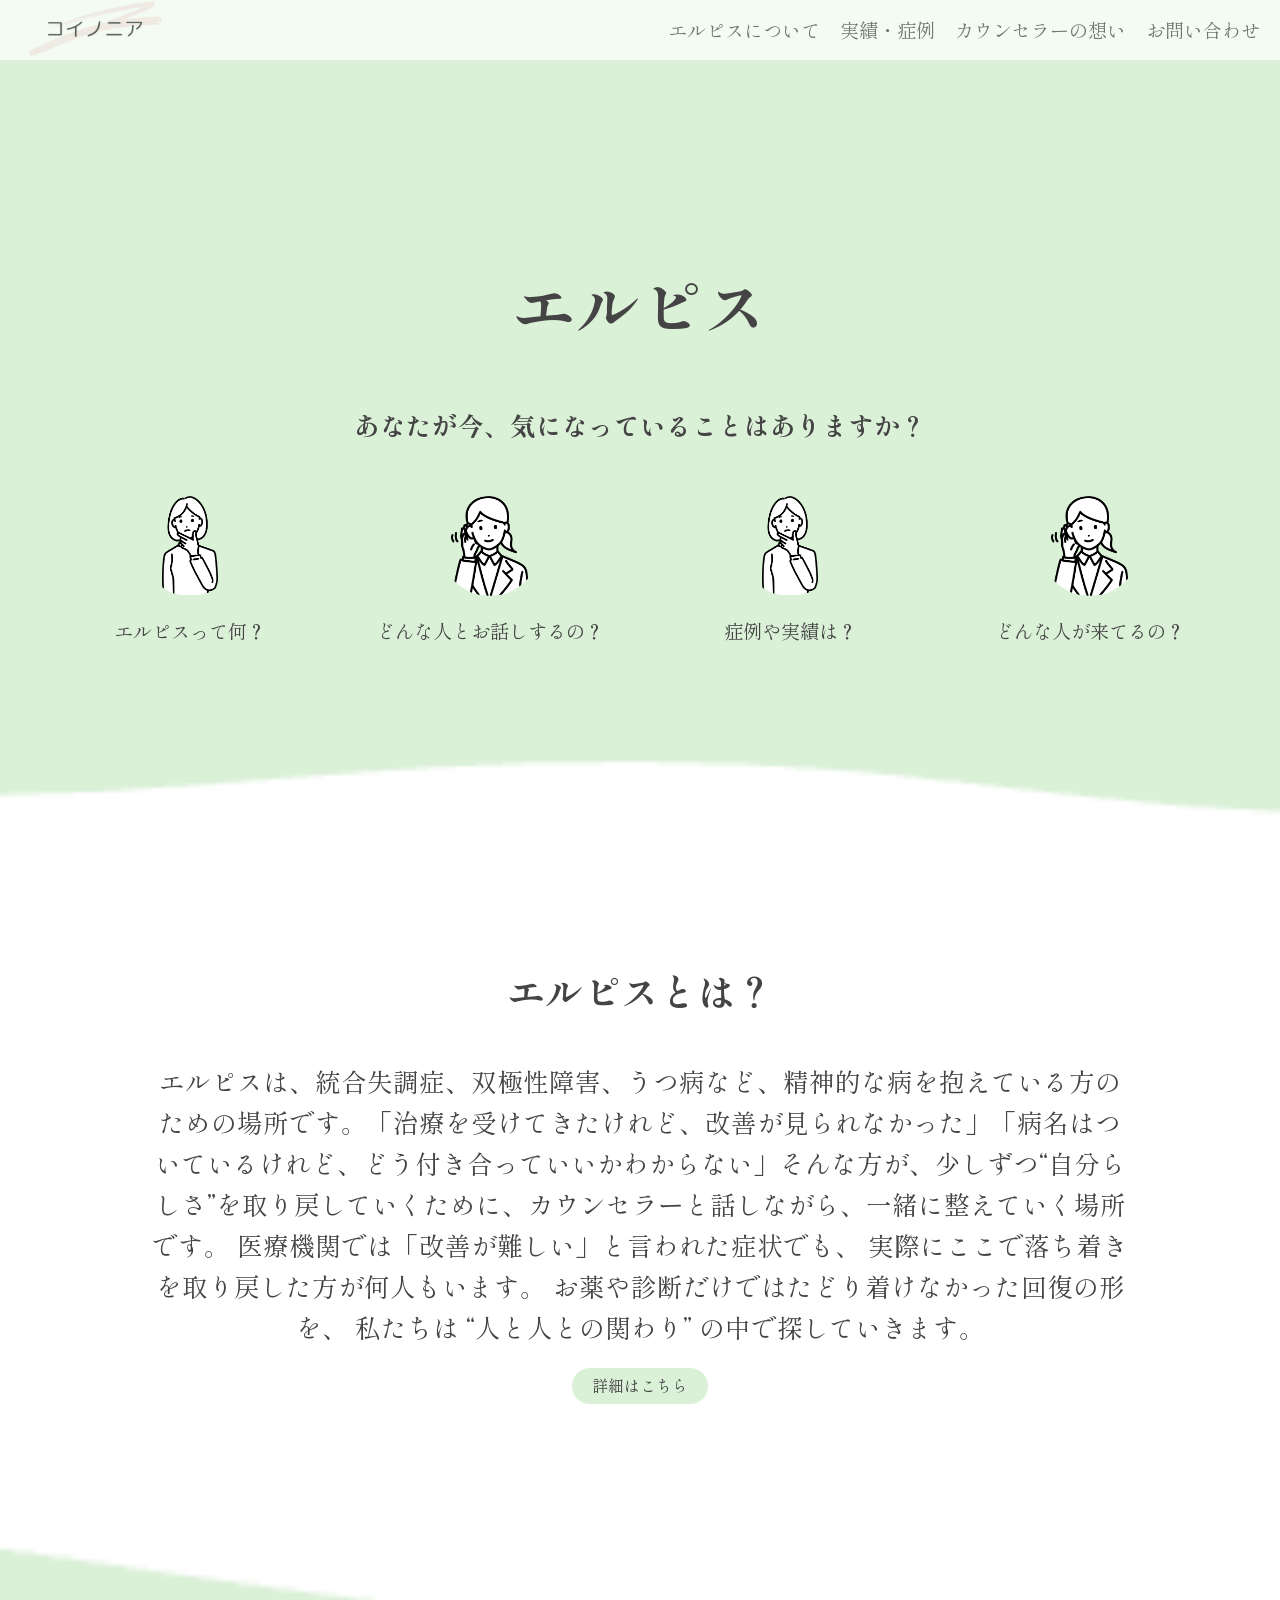
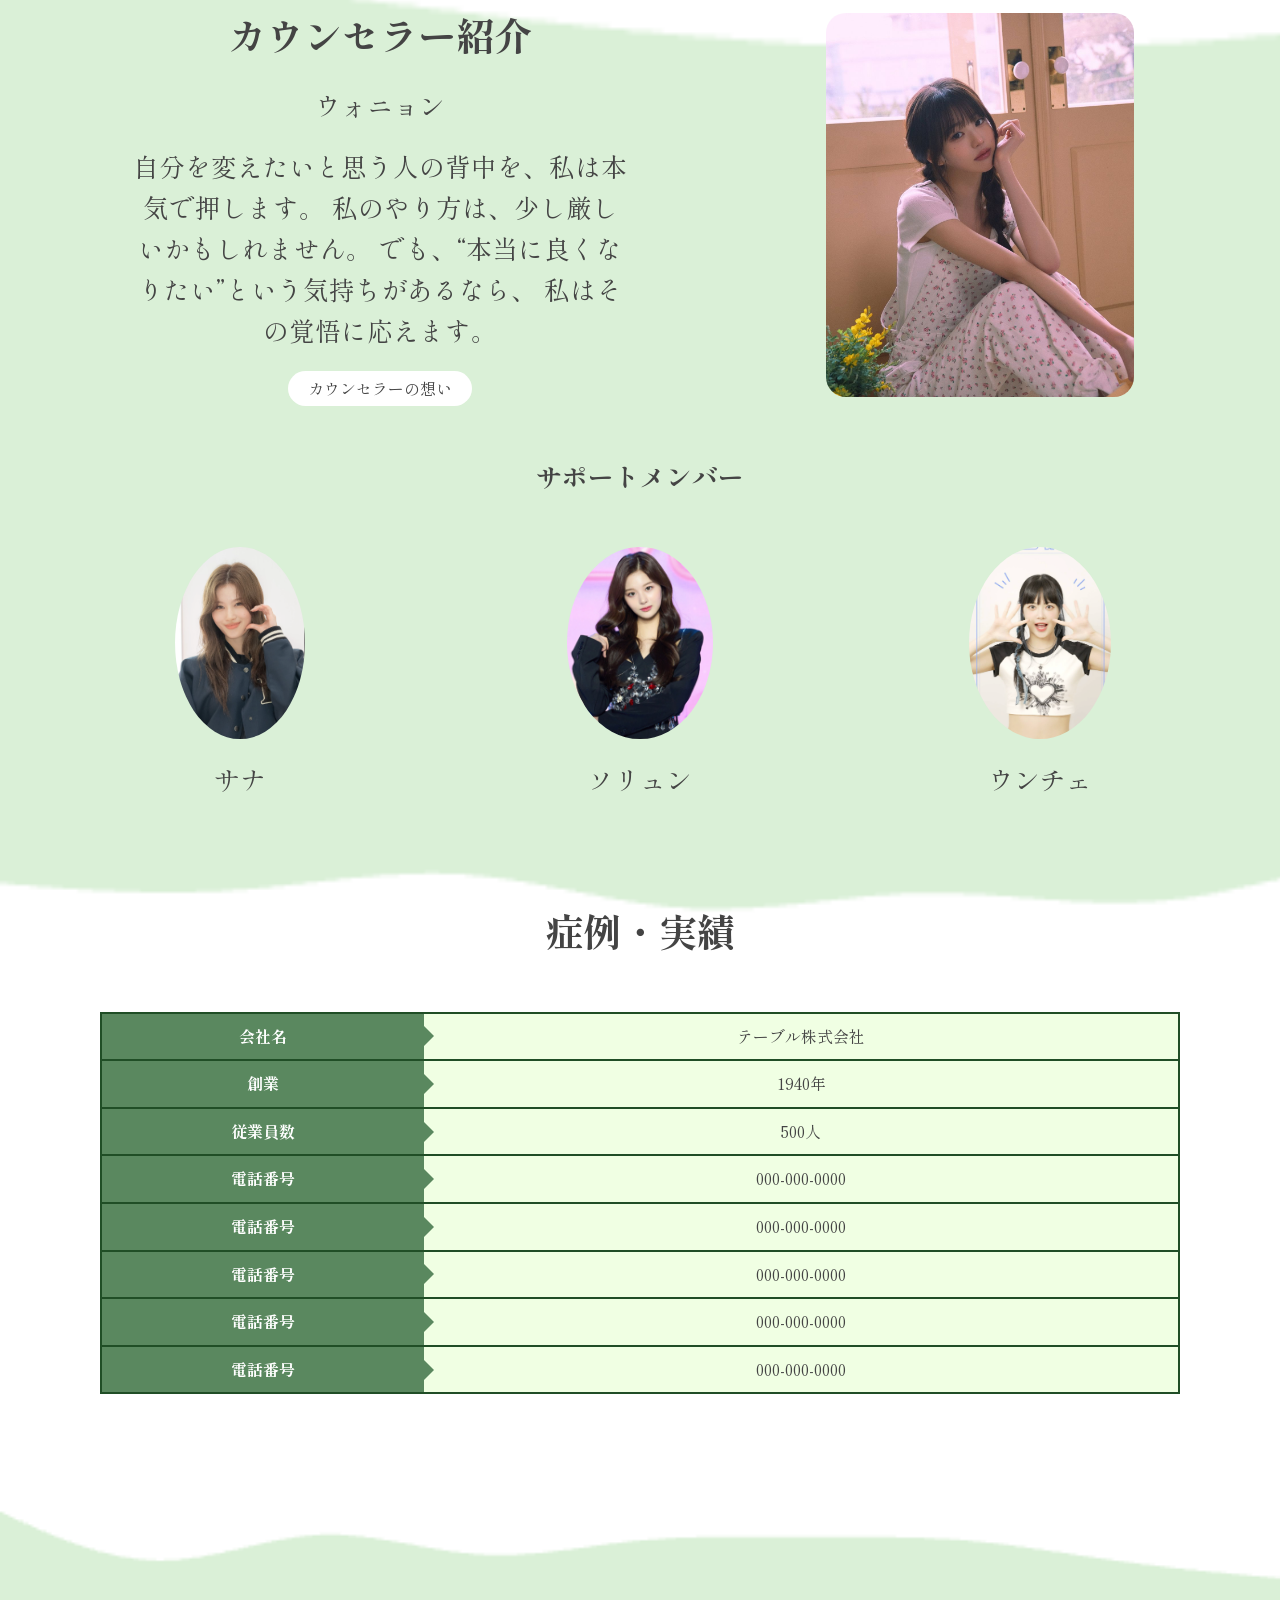
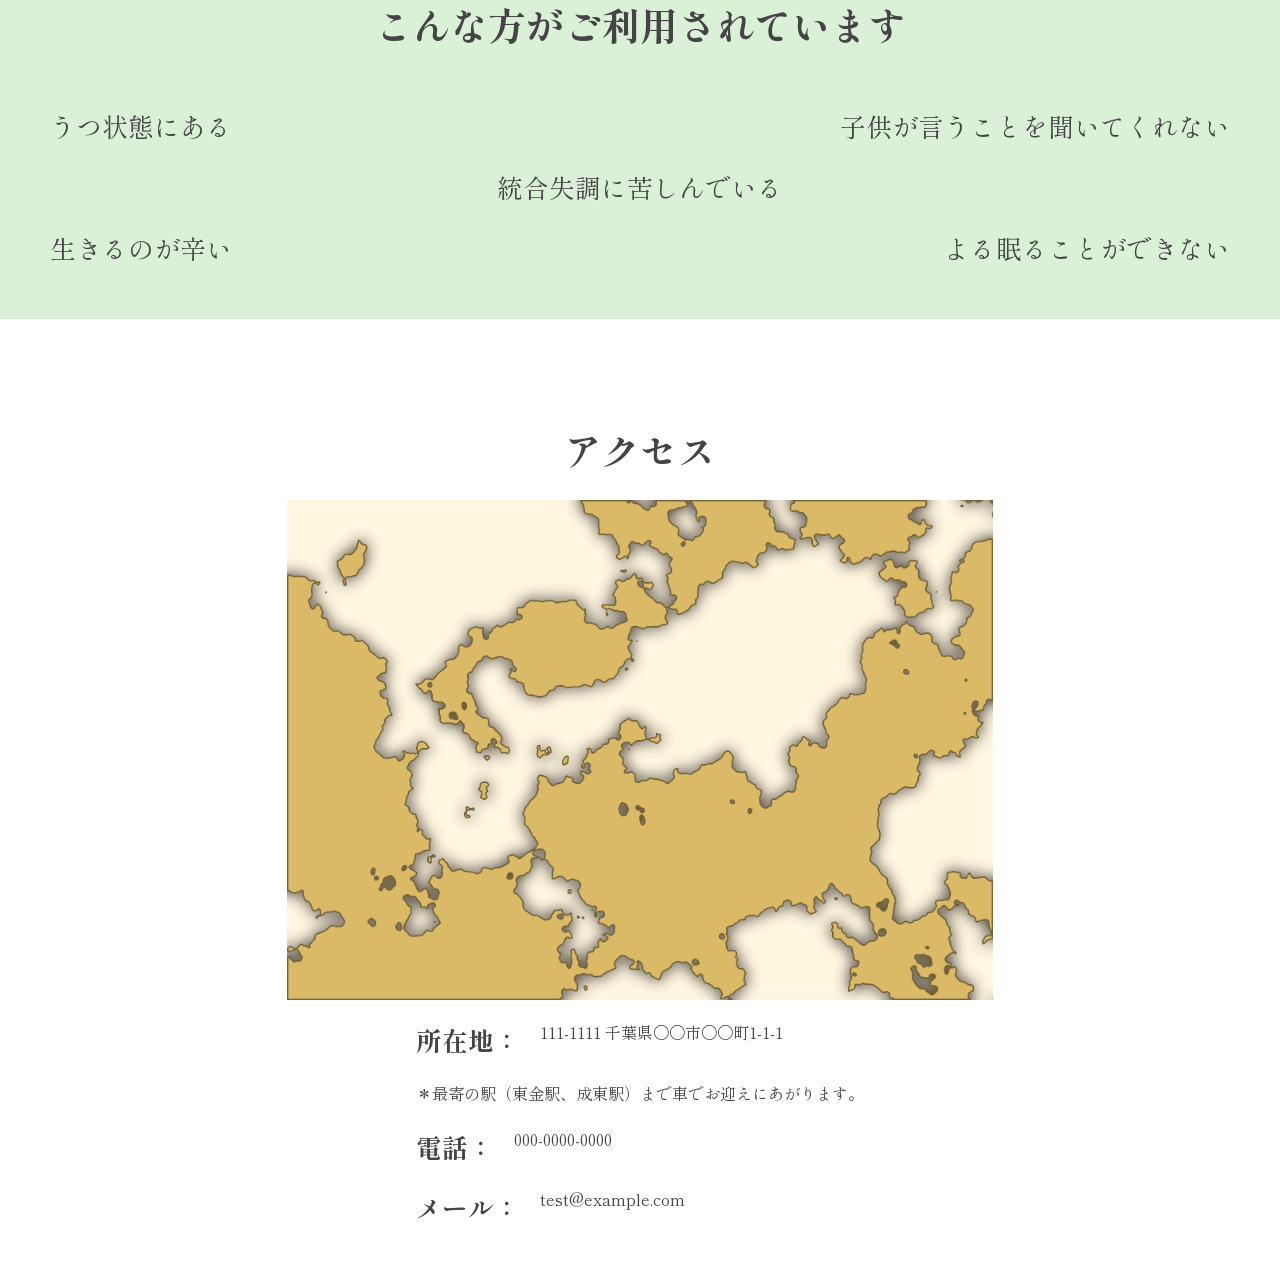
<file: html/index.html>
<!DOCTYPE html>
<html lang="ja">

<head>
    <meta charset="UTF-8">
    <title>ホーム</title>
    <meta name="viewport" content="width=device-width, initial-scale=1.0">
    <!-- css -->
    <link rel="stylesheet" href="../css/base.css">
    <link rel="stylesheet" href="../css/home-page.css">

    <!-- ここまで css -->

    <!-- js -->
    <script src="https://ajax.googleapis.com/ajax/libs/jquery/3.7.1/jquery.min.js"></script>
    <script src="../js/script.js" defer></script>
    <!-- ここまで　js -->
</head>

<body>
    <!-- ヘッダー -->
    <header class="row">
        <div class="logo">
            <a href="#">

                <img src="../images/logo.png" alt="ロゴ">
            </a>
        </div>
        <nav class="header-nav">
            <ul class="row">
                <li><a href="about.html">エルピスについて</a></li>
                <li><a href="">実績・症例</a></li>
                <li><a href="">カウンセラーの想い</a></li>
                <li><a href="contact.html">お問い合わせ</a></li>
            </ul>
        </nav>
    </header>


    <!-- ヒーロー -->
    <section class="hero">
        <div class="container column">
            <h1 class="fade-item">エルピス</h1>
            <!-- ヒーローナビ -->
            <h3 class="fade-item">あなたが今、気になっていることはありますか？</h3>
            <div class="fade-item hero-nav-items row">
                <a href="#about" class="hero-nav-item column offset">
                    <img src="../images/hero-nav-thinking.png" alt="" width="100">
                    <p>エルピスって何？</p>
                </a>
                <a href="#counselor" class="hero-nav-item column">
                    <img src="../images/hero-nav-listen.png" alt="" width="100">
                    <p>どんな人とお話しするの？</p>
                </a>
                <a href="#cases" class="hero-nav-item column">
                    <img src="../images/hero-nav-thinking.png" alt="" width="100">
                    <p>症例や実績は？</p>
                </a>
                <a href="#use-cases" class="hero-nav-item column offset">
                    <img src="../images/hero-nav-listen.png" alt="" width="100">
                    <p>どんな人が来てるの？</p>
                </a>
            </div>

    </section>
    <!-- <section class="curved"></section> -->


    <!-- エルピスって何 -->
    <section class="about" id="about">
        <div class="container column fade-in">

            <h2>エルピスとは？</h2>
            <div class=""></div>
            <p>エルピスは、統合失調症、双極性障害、うつ病など、精神的な病を抱えている方のための場所です。「治療を受けてきたけれど、改善が見られなかった」「病名はついているけれど、どう付き合っていいかわからない」そんな方が、少しずつ“自分らしさ”を取り戻していくために、カウンセラーと話しながら、一緒に整えていく場所です。
                医療機関では「改善が難しい」と言われた症状でも、 実際にここで落ち着きを取り戻した方が何人もいます。
                お薬や診断だけではたどり着けなかった回復の形を、 私たちは “人と人との関わり” の中で探していきます。
            </p>
            <a href="" class="button green">詳細はこちら</a>
        </div>

    </section>

    <!-- どんな人が話を聞いてくれるの？ -->
    <section class="counselor" id="counselor">
        <div class="counselor-main container row fade-in">
            <div class="counselor-left ">
                <h2>カウンセラー紹介</h2>
                <p class="counselor-name">ウォニョン
                </p>
                <p>
                    自分を変えたいと思う人の背中を、私は本気で押します。
                    私のやり方は、少し厳しいかもしれません。
                    でも、“本当に良くなりたい”という気持ちがあるなら、
                    私はその覚悟に応えます。
                </p>
                <div class="button white"><a href="">カウンセラーの想い</a></div>
            </div>
            <div class="counselor-right">
                <img src="../images/person/wonyon.jpg" alt="今西三千代の写真">
            </div>
        </div>
        <div class="support-member container column fade-in">
            <h3>サポートメンバー</h3>
            <div class="support-member-items row">
                <div class="support-member-item column">
                    <img src="../images/person/sana.png" alt="サポートメンバー写真">
                    <p>サナ</p>
                </div>
                <div class="support-member-item column">
                    <img src="../images/person/soryun.png" alt="サポートメンバー写真">
                    <p>ソリュン</p>
                </div>
                <div class="support-member-item column">
                    <img src="../images/person/unche.png" alt="サポートメンバー写真">
                    <p>ウンチェ</p>
                </div>
            </div>

        </div>
    </section>
    <!-- 症例や実績は？ -->
    <section class="cases" id="cases">
        <div class="container column fade-in">
            <h2>症例・実績</h2>
            <table>
                <tr>
                    <th>会社名</th>
                    <td>テーブル株式会社</td>
                </tr>
                <tr>
                    <th>創業</th>
                    <td>1940年</td>
                </tr>
                <tr>
                    <th>従業員数</th>
                    <td>500人</td>
                </tr>
                <tr>
                    <th>電話番号</th>
                    <td>000-000-0000</td>
                </tr>
                <tr>
                    <th>電話番号</th>
                    <td>000-000-0000</td>
                </tr>
                <tr>
                    <th>電話番号</th>
                    <td>000-000-0000</td>
                </tr>
                <tr>
                    <th>電話番号</th>
                    <td>000-000-0000</td>
                </tr>
                <tr>
                    <th>電話番号</th>
                    <td>000-000-0000</td>
                </tr>
            </table>
        </div>
    </section>

    <!-- どんな人が来てるの？ -->
    <section class="use-cases fade-in" id="use-cases">
        <div class="container column">
            <h2>こんな方がご利用されています</h2>
            <div class="use-cases-items column">
                <div class="use-cases-item row">
                    <div class="left">
                        <p>うつ状態にある</p>
                    </div>
                    <div class="center"></div>
                    <div class="right">
                        <p>子供が言うことを聞いてくれない</p>
                    </div>
                </div>
                <div class="use-cases-item row">
                    <div class="left"></div>
                    <div class="center">
                        <p>統合失調に苦しんでいる</p>
                    </div>
                    <div class="right"></div>
                </div>
                <div class="use-cases-item row">
                    <div class="left">
                        <p>生きるのが辛い</p>
                    </div>
                    <div class="center"></div>
                    <div class="right">
                        <p>よる眠ることができない</p>
                    </div>
                </div>
            </div>
        </div>

    </section>
    <section class="access fade-in">
        <div class="container column">
            <h2>アクセス</h2>
            <img src="../images/map.png" alt="地図">
            <div class="info column">

                <div class="map-info row">
                    <h3>所在地：</h3>
                    <div>111-1111 千葉県〇〇市〇〇町1-1-1</div>
                </div>
                <div>＊最寄の駅（東金駅、成東駅）まで車でお迎えにあがります。</div>
                <div class="map-info row">
                    <h3>電話：</h3>
                    <div>000-0000-0000</div>
                </div>
                <div class="map-info row">
                    <h3>メール：</h3>
                    <div>test@example.com</div>
                </div>
            </div>

        </div>
    </section>
</body>

</html>
</file>
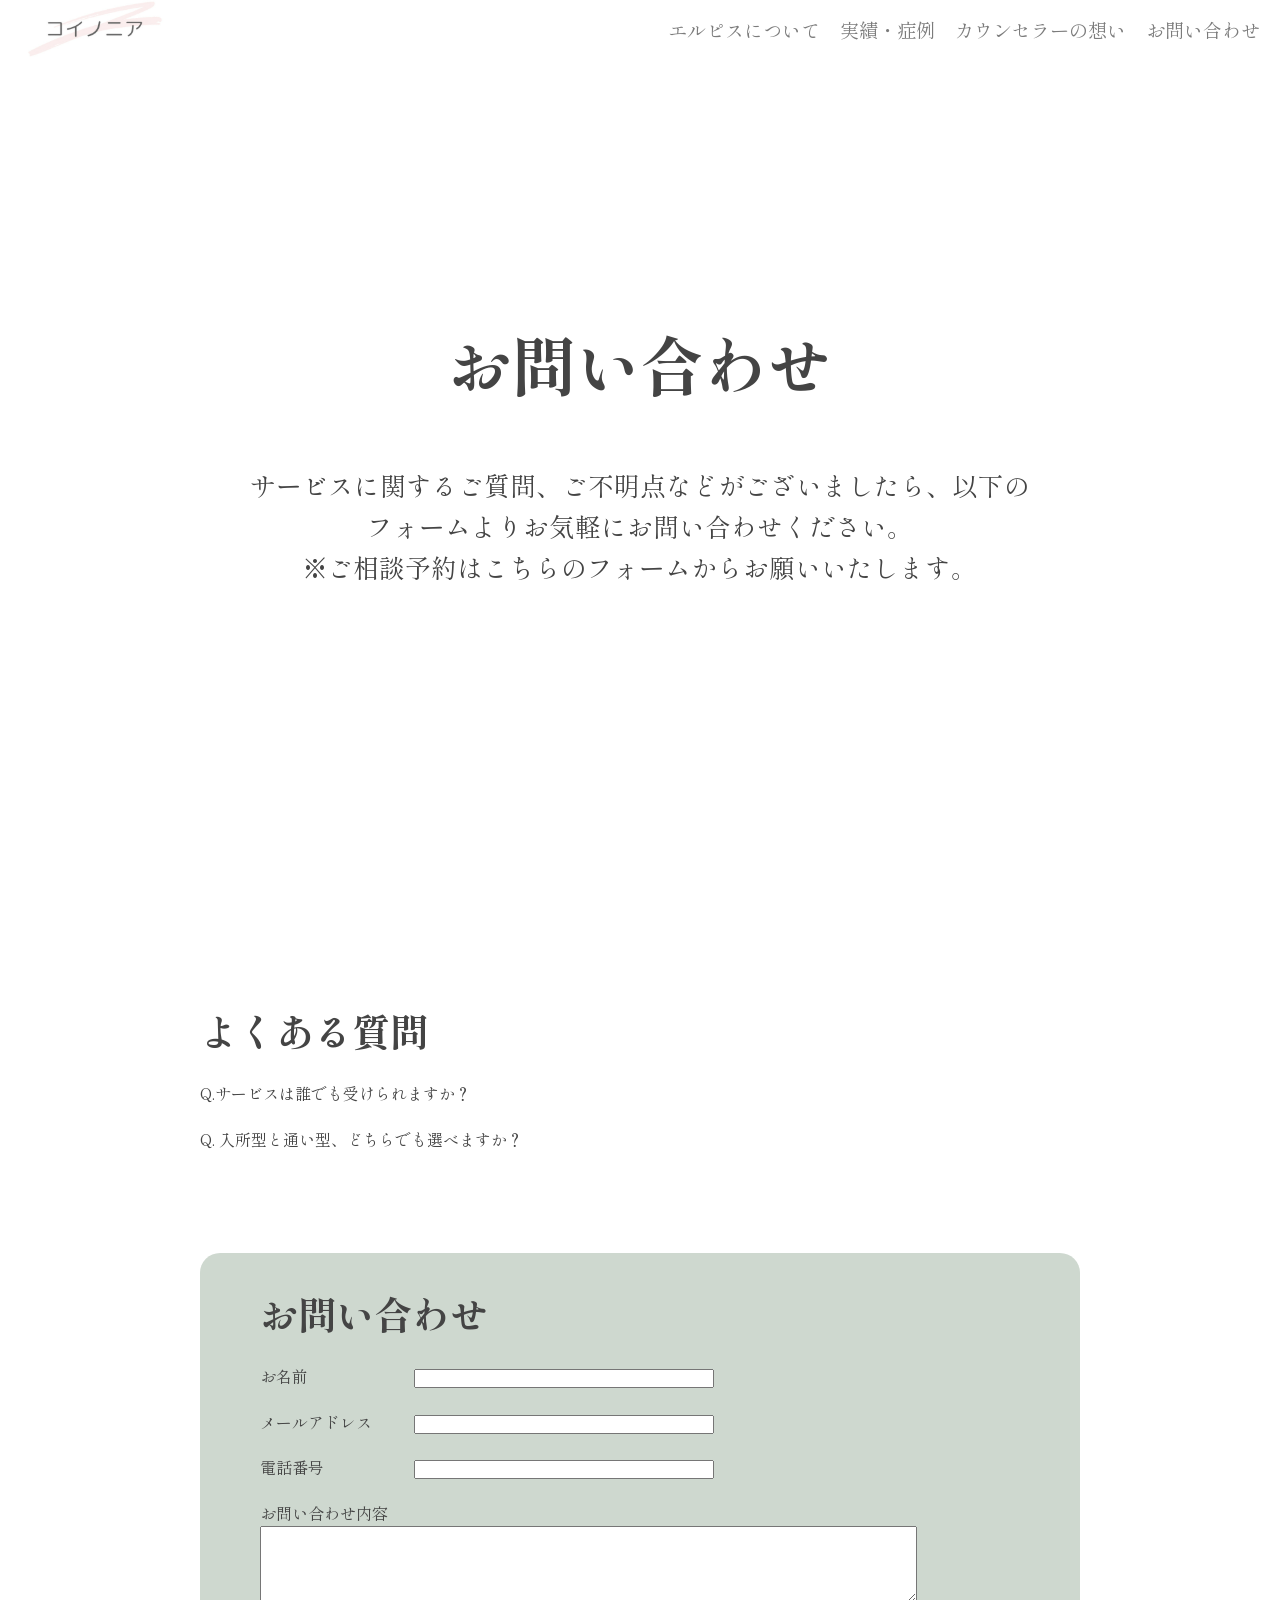
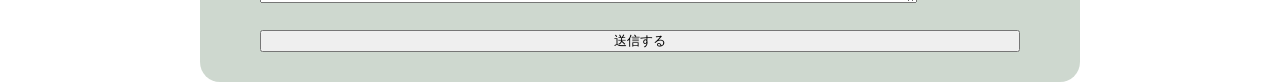
<file: html/contact.html>
<!DOCTYPE html>
<html lang="ja">

<head>
    <meta charset="UTF-8">
    <meta name="viewport" content="width=device-width, initial-scale=1.0">
    <title>お問い合わせ</title>

    <!-- css -->
    <link rel="stylesheet" href="../css/base.css">
    <link rel="stylesheet" href="../css/contact-page.css">

    <!-- ここまで css -->

    <!-- js -->
    <script src="https://ajax.googleapis.com/ajax/libs/jquery/3.7.1/jquery.min.js"></script>
    <script src="../js/script.js" defer></script>
    <!-- ここまで　js -->



</head>

<body>
    <!-- ヘッダー -->
    <header class="row">
        <div class="logo">
            <a href="#">

                <img src="../images/logo.png" alt="ロゴ">
            </a>
        </div>
        <nav class="header-nav">
            <ul class="row">
                <li><a href="about.html">エルピスについて</a></li>
                <li><a href="">実績・症例</a></li>
                <li><a href="">カウンセラーの想い</a></li>
                <li><a href="contact.html">お問い合わせ</a></li>
            </ul>
        </nav>
    </header>
    <!-- ヒーロー -->
    <div class="main column">

        <section class="hero">
            <div class="container column">
                <h1>お問い合わせ</h1>
                <div class="hero-content">
                    <p>サービスに関するご質問、ご不明点などがございましたら、以下のフォームよりお気軽にお問い合わせください。 <br>※ご相談予約は<a
                            href="reserve.html">こちらのフォームからお願いいたします。</a></p>
                </div>
            </div>
        </section>
        <section class="faq">
            <div class="container column">
                <h2>よくある質問</h2>
                <div>
                    <a href="">
                        Q.サービスは誰でも受けられますか？
                    </a>
                </div>
                <div>
                    <a href="">
                        Q. 入所型と通い型、どちらでも選べますか？
                    </a>
                </div>
            </div>

        </section>
        <section class="form">
            <div class="container column">
                <h2>お問い合わせ</h2>
                <form action="#" method="post">
                    <div class="form-item">
                        <label for="name">お名前</label>
                        <input type="text" name="name">
                    </div>
                    <div class="form-item">
                        <label for="emial">メールアドレス</label>
                        <input class="form-content" type="email" name="email">
                    </div>
                    <div class="form-item">
                        <label for="tel">電話番号</label>
                        <input class="form-content" type="tel" name="tel">
                    </div>
                    <div class="form-item">
                        <label for="content">お問い合わせ内容</label><br>
                        <textarea name="content" id="content" rows="5" cols="80"></textarea>
                    </div>
                    <button type="submit">送信する</button>

                </form>

            </div>
        </section>
    </div>



</body>

</html>
</file>
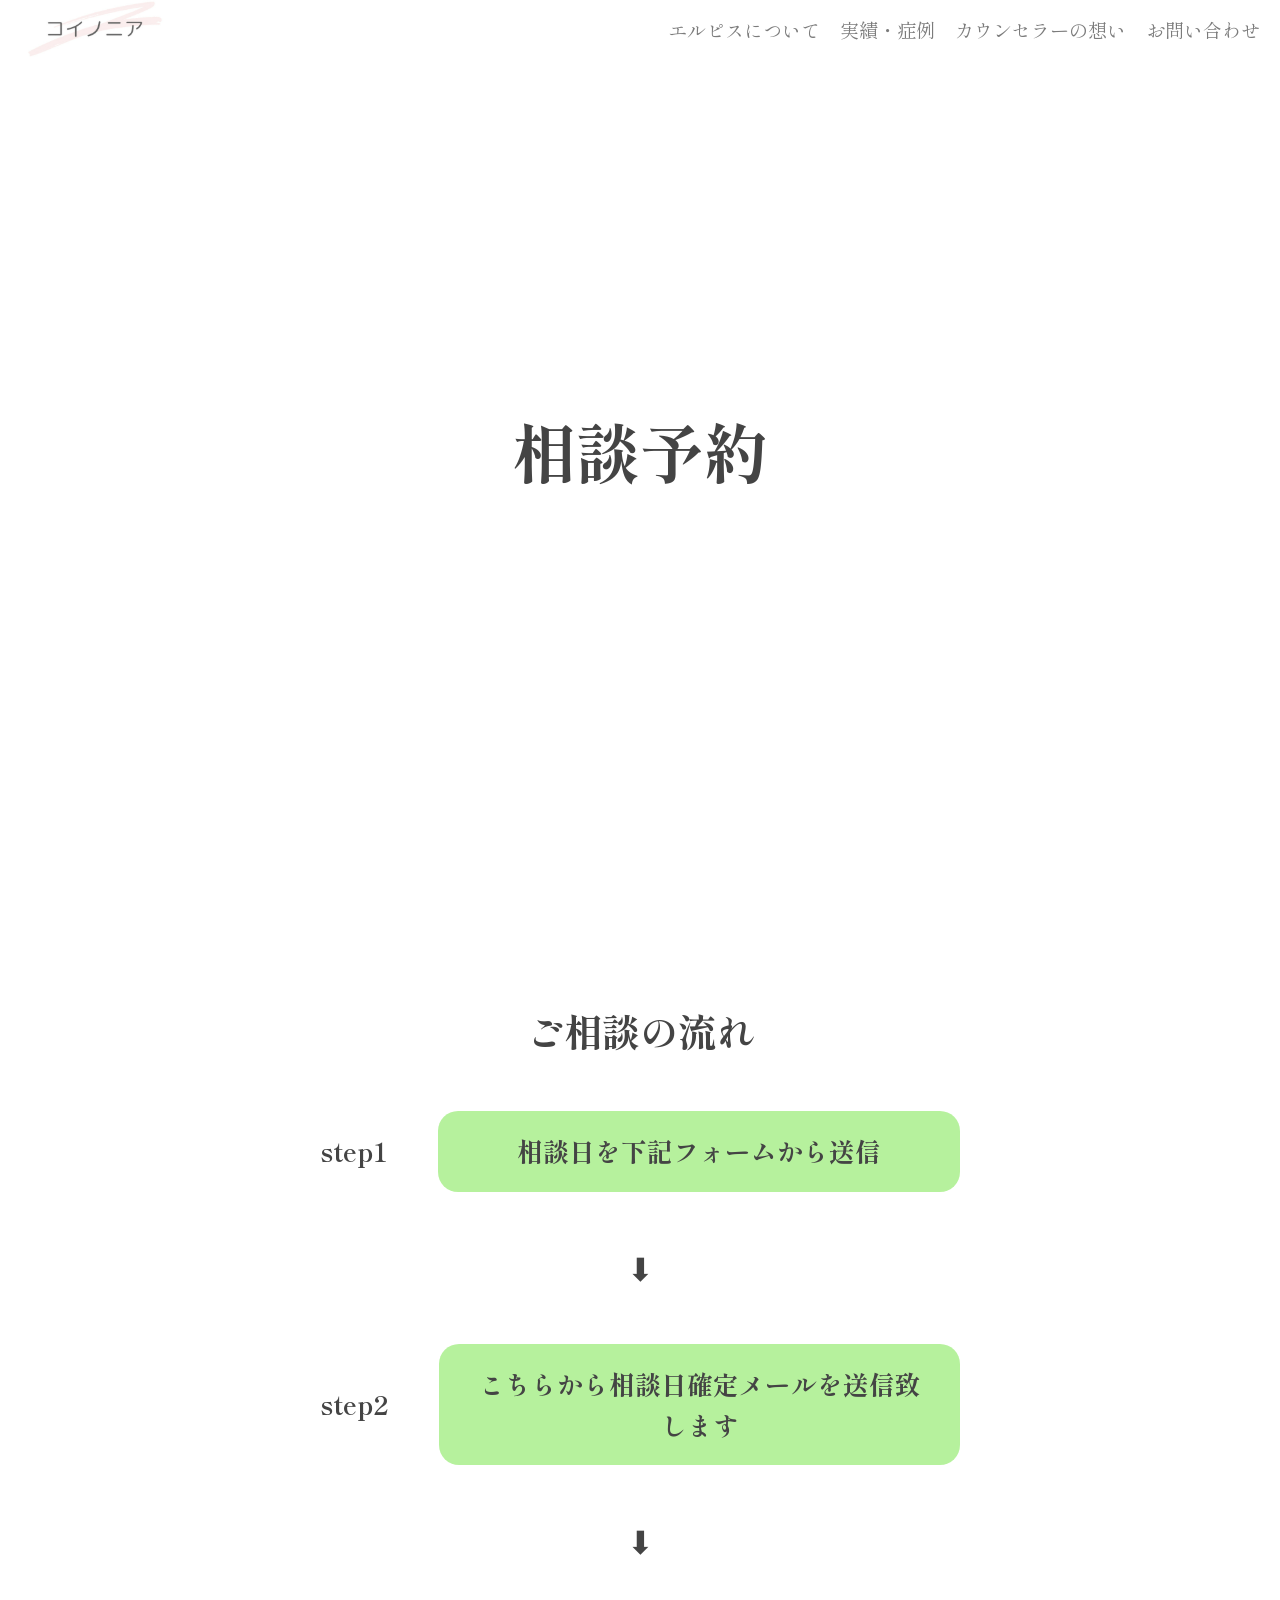
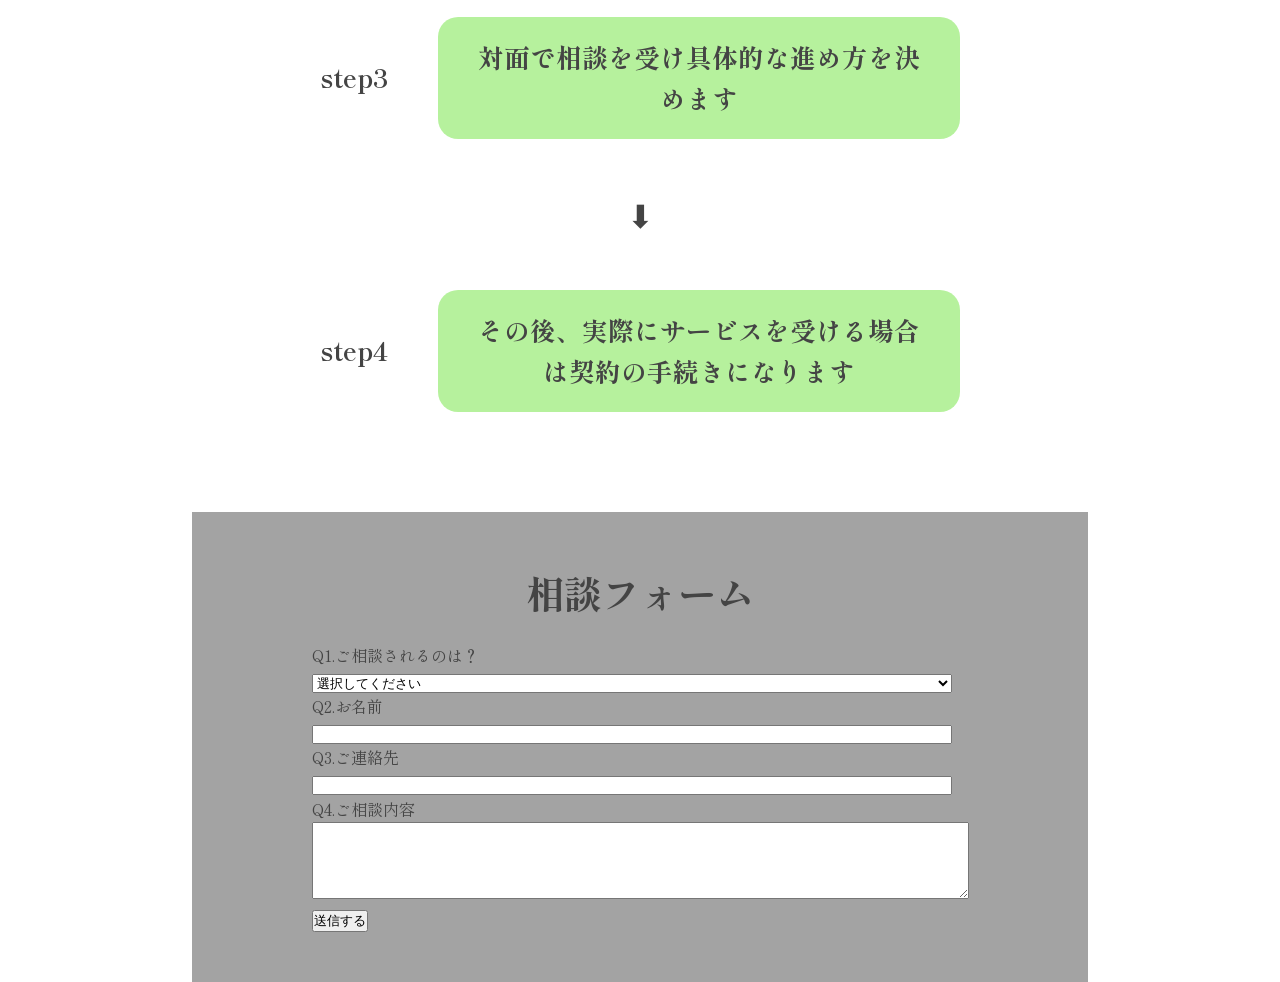
<file: html/reserve.html>
<!DOCTYPE html>
<html lang="ja">

<head>
    <meta charset="UTF-8">
    <meta name="viewport" content="width=device-width, initial-scale=1.0">
    <title>相談予約</title>

    <!-- css -->
    <link rel="stylesheet" href="../css/base.css">
    <link rel="stylesheet" href="../css/reserve-page.css">

    <!-- ここまで css -->

    <!-- js -->
    <script src="https://ajax.googleapis.com/ajax/libs/jquery/3.7.1/jquery.min.js"></script>
    <script src="../js/script.js" defer></script>
    <!-- ここまで　js -->



</head>

<body>
    <!-- ヘッダー -->
    <header class="row">
        <div class="logo">
            <a href="#">

                <img src="../images/logo.png" alt="ロゴ">
            </a>
        </div>
        <nav class="header-nav">
            <ul class="row">
                <li><a href="about.html">エルピスについて</a></li>
                <li><a href="">実績・症例</a></li>
                <li><a href="">カウンセラーの想い</a></li>
                <li><a href="contact.html">お問い合わせ</a></li>
            </ul>
        </nav>
    </header>
    <!-- ヒーロー -->
    <div class="main column">

        <section class="hero">
            <div class="container">
                <h1>相談予約</h1>
            </div>
        </section>
        <section class="reserve" id="reserve">
            <div class="container column fade-in">

                <h2>ご相談の流れ</h2>
                <div class="time-line">
                    <div class="column">
                        <div class="time-line-item row">
                            <div class="step-number">
                                <h3>step1</h3>
                            </div>
                            <div class="step-content">
                                <h3>相談日を下記フォームから送信</h3>
                            </div>
                        </div>
                        <div class="bottom-arrow">⬇︎</div>
                        <div class="time-line-item row">
                            <div class="step-number">
                                <h3>step2</h3>
                            </div>
                            <div class="step-content">
                                <h3>こちらから相談日確定メールを送信致します</h3>
                            </div>
                        </div>
                        <div class="bottom-arrow">⬇︎</div>
                        <div class="time-line-item row">
                            <div class="step-number">
                                <h3>step3</h3>
                            </div>
                            <div class="step-content">
                                <h3>対面で相談を受け具体的な進め方を決めます</h3>
                            </div>
                        </div>
                        <div class="bottom-arrow">⬇︎</div>
                        <div class="time-line-item row">
                            <div class="step-number">
                                <h3>step4</h3>
                            </div>
                            <div class="step-content">
                                <h3>その後、実際にサービスを受ける場合は契約の手続きになります</h3>
                            </div>
                        </div>
                    </div>
                </div>
            </div>
        </section>
        <section class="form">
            <div class="container column">
                <h2>相談フォーム</h2>
                <form action="#" method="post">
                    <div class="form-item">
                        <label for="person">Q1.ご相談されるのは？</label><br>
                        <select name="person" id="person" class="form-content">
                            <option value="own" selected disabled>選択してください</option>
                            <option value="own">ご自身</option>
                            <option value="family">ご家族</option>
                            <option value="else">その他</option>
                        </select>
                    </div>
                    <div class="form-item">
                        <label for="name">Q2.お名前</label><br>
                        <input class="form-content" type="text" name="name" value="">
                    </div>
                    <div class="form-item">
                        <label for="emial">Q3.ご連絡先</label><br>
                        <input class="form-content" type="email" name="email" value="">
                    </div>
                    <div class="form-item">
                        <label for="content">Q4.ご相談内容</label><br>
                        <textarea name="content" id="content" rows="5" cols="80"></textarea>
                    </div>
                    <button type="submit">送信する</button>

                </form>

            </div>
        </section>
    </div>



</body>

</html>
</file>
<file: css/base.css>
/* import */
/* importすると管理は楽になるけど読み込みが遅くなるためパフォーマンスに影響がでる */

@import url("https://fonts.googleapis.com/css2?family=Noto+Serif+JP:wght@200..900&family=Shippori+Mincho&display=swap");


* {
    box-sizing: border-box;
    margin: 0;
    padding: 0;
}

body {
    background-color: white;
    /* ペールグリーン背景 */
    color: #444444;
    font-family: "Shippori Mincho", serif;
    font-weight: 400;
    font-style: normal;
    font-size: 16px;
    line-height: 1.6;
}

h1 {
    font-size: 5vw;
    font-weight: bold;
}

h2 {
    font-size: 3vw;
    font-weight: bold;
}

h3 {
    font-size: 2vw;
    font-weight: bold;
}

p {
    font-size: 2vw;
    line-height: 1.6;
}

a {
    text-decoration: none;
    color: #444444;
}

img {
    max-width: 100%;
    height: auto;
}

.button {
    border-radius: 25px;
    padding: 5px 20px;
}

.button.green {
    background-color: #DAF0D7;
}

.button.white {
    background-color: #ffffff;
}

.container {
    margin: 0 auto;
}

.row {
    display: flex;
    flex-direction: row;
    gap: 20px;
}

.column {
    display: flex;
    flex-direction: column;
    gap: 20px;
}

.main {
    gap: 100px;
}



/* スクロール表示 */
.fade-in {
    opacity: 0;
    transform: translateY(50px);
    transition: all 3s ease;
}

.fade-in.visible {
    opacity: 1;
    transform: translateY(0);
}

.fade-item {
    opacity: 0;
    transform: translateY(20px);
    transition: all 1s ease;
}

.fade-item.show {
    opacity: 1;
    transform: translateY(0);
}

/* ====================================== ヘッダー */
.logo img {
    /* opacity: 0.5; */
    /* border-radius: 50%; */
}

header {
    position: fixed;
    width: 100%;
    height: 60px;
    align-items: center;
    justify-content: space-between;
    background-color: white;
    padding: 0 20px;
    opacity: 0.7;
    font-size: 1.5vw;
    z-index: 10;

}

.header-nav li {
    list-style: none;
}

/* ========================================= ヒーロー */

.hero {
    height: 100vh;
    padding: 50px;
    background-size: cover;
    background-position: bottom center;
    background-repeat: no-repeat;
    opacity: 0;
    transition: opacity 5s ease;
}

.hero .container {
    display: flex;
    height: 100%;
    justify-content: center;
    align-items: center;
    gap: 50px;
}

.hero.show {
    opacity: 1;
}
</file>
<file: css/home-page.css>
/* ======================================== ヒーロー */
.hero {
    background-image: url(../images/background/hero-background.png);
}





/* ========================================== ヒーローナビ */


.hero-nav-items {
    width: 100%;
    justify-content: space-around;

}

.hero-nav-items a {
    text-decoration: none;
    transition: all 0.5s 0s ease;
}

.hero-nav-items a:hover {
    transform: scale(1.2);
}

.hero-nav-item {
    align-items: center;
    width: 20%;

}

.hero-nav-item img {
    /* width: 10vw; */
    max-width: 100px;
    aspect-ratio: 1 / 1;
    border-radius: 50%;
    object-fit: contain;
    /* background-color: grey; */
}

.hero-nav-item p {
    text-align: center;
    font-size: 1.5vw;
}

.hero-nav-item.offset {
    /* transform: translateY(-50px); ← 好きなだけ上にズラせる */
}

/*============================================  エルピスとは */
.about .container {
    align-items: center;
    text-align: center;
    padding: 60px 150px 50px 150px;
}

.about {}



/* ============================================ カウンセラー紹介 */
.counselor {
    padding: 50px;
    display: flex;
    flex-direction: column;
    padding-top: 100px;
    background-image: url(../images/background/about-background.png);
    background-repeat: no-repeat;
    background-size: cover;

}

.counselor-left {
    display: flex;
    flex-direction: column;
    align-items: center;
    gap: 20px;
    flex: 1;
    text-align: center;
    padding: 50px 80px;
}

.counselor-right {
    flex: 1;
    display: flex;
    justify-content: center;
    align-items: center;
}

.counselor-right img {
    height: 30vw;
    border-radius: 20px;
}

/* ============================================== サポートメンバー */
.support-member {
    align-items: center;
    gap: 50px;
    width: 100%;
}

.support-member-items {

    justify-content: space-around;
    width: 100%;
}

.support-member-item {
    flex: 1;
    align-items: center;
}

.support-member-item img {
    height: 15vw;
    border-radius: 50%;
}






/* ================================================= 症例・実績 */
.cases .container {
    align-items: center;
    padding: 100px;
    gap: 50px;

}

.cases {
    background-image: url(../images/background/cases-background.png);
    background-repeat: no-repeat;
    background-size: cover;
    margin-top: -50px;

}

table {
    width: 100%;
    border-collapse: collapse;
}

table tr {
    border: solid 2px #204e26;
}


table th {
    position: relative;
    text-align: left;
    width: 30%;
    background-color: #5a885f;
    color: white;
    text-align: center;
    padding: 10px 0;
}

table th:after {
    display: block;
    content: "";
    width: 0px;
    height: 0px;
    position: absolute;
    top: calc(50% - 10px);
    right: -10px;
    border-left: 10px solid #5a885f;
    border-top: 10px solid transparent;
    border-bottom: 10px solid transparent;
}

table td {
    text-align: left;
    width: 70%;
    text-align: center;
    background-color: #f0ffe3;
    padding: 10px 0;
}

/* ================================================= どんな人が来てるの？ */
.use-cases {
    background-image: url(../images/background/use-cases-background.png);
    background-repeat: no-repeat;
    background-size: cover;
    padding-top: 50px;

}

.use-cases .container {
    display: flex;
    flex-direction: column;
    align-items: center;
    gap: 50px;
    padding: 50px;

}

.use-cases-items {
    width: 100%;
}

.use-cases-item {
    flex: 1;
    justify-content: space-between;
}


/* ========================================================= アクセス */
.access {
    /* background-image: url(../images/background/access-background.png); */
    background-repeat: no-repeat;
    background-size: cover;
    margin-top: -50px;

    padding: 150px 50px 50px 50px;
}

.access .container {
    align-items: center;
}

.access img {
    max-height: 500px;
}
</file>
<file: css/contact-page.css>
.hero-content {

    text-align: center;
}

section {
    margin: 0 200px;
}

.form {
    background-color: #204e2638;
    padding: 30px 60px;
    border-radius: 20px;
}

section form {
    display: flex;
    flex-direction: column;
    gap: 20px;
}

.form-item label {
    display: inline-block;
    width: 150px;
}

.form-item input {
    width: 300px;
}
</file>
<file: css/reserve-page.css>
.reserve .container {
    align-items: center;
    gap: 50px;
}



.time-line .column {
    gap: 50px;
}

.time-line-item.row {
    width: 50vw;
    gap: 50px;
    justify-content: space-between;
    align-items: center;

}

.step-content {
    text-align: center;
    width: 100%;
    background-color: rgba(149, 235, 112, 0.681);
    padding: 20px 30px;
    border-radius: 20px;
}

.bottom-arrow {
    font-size: 2rem;
    text-align: center;
}

/* 相談フォーム */

.form .column {
    align-items: center;
    background-color: rgba(113, 113, 113, 0.649);
    padding: 50px;
    width: 70vw;
}

.form-item {
    display: block;
}

.form-content {
    width: 50vw;
}
</file>
